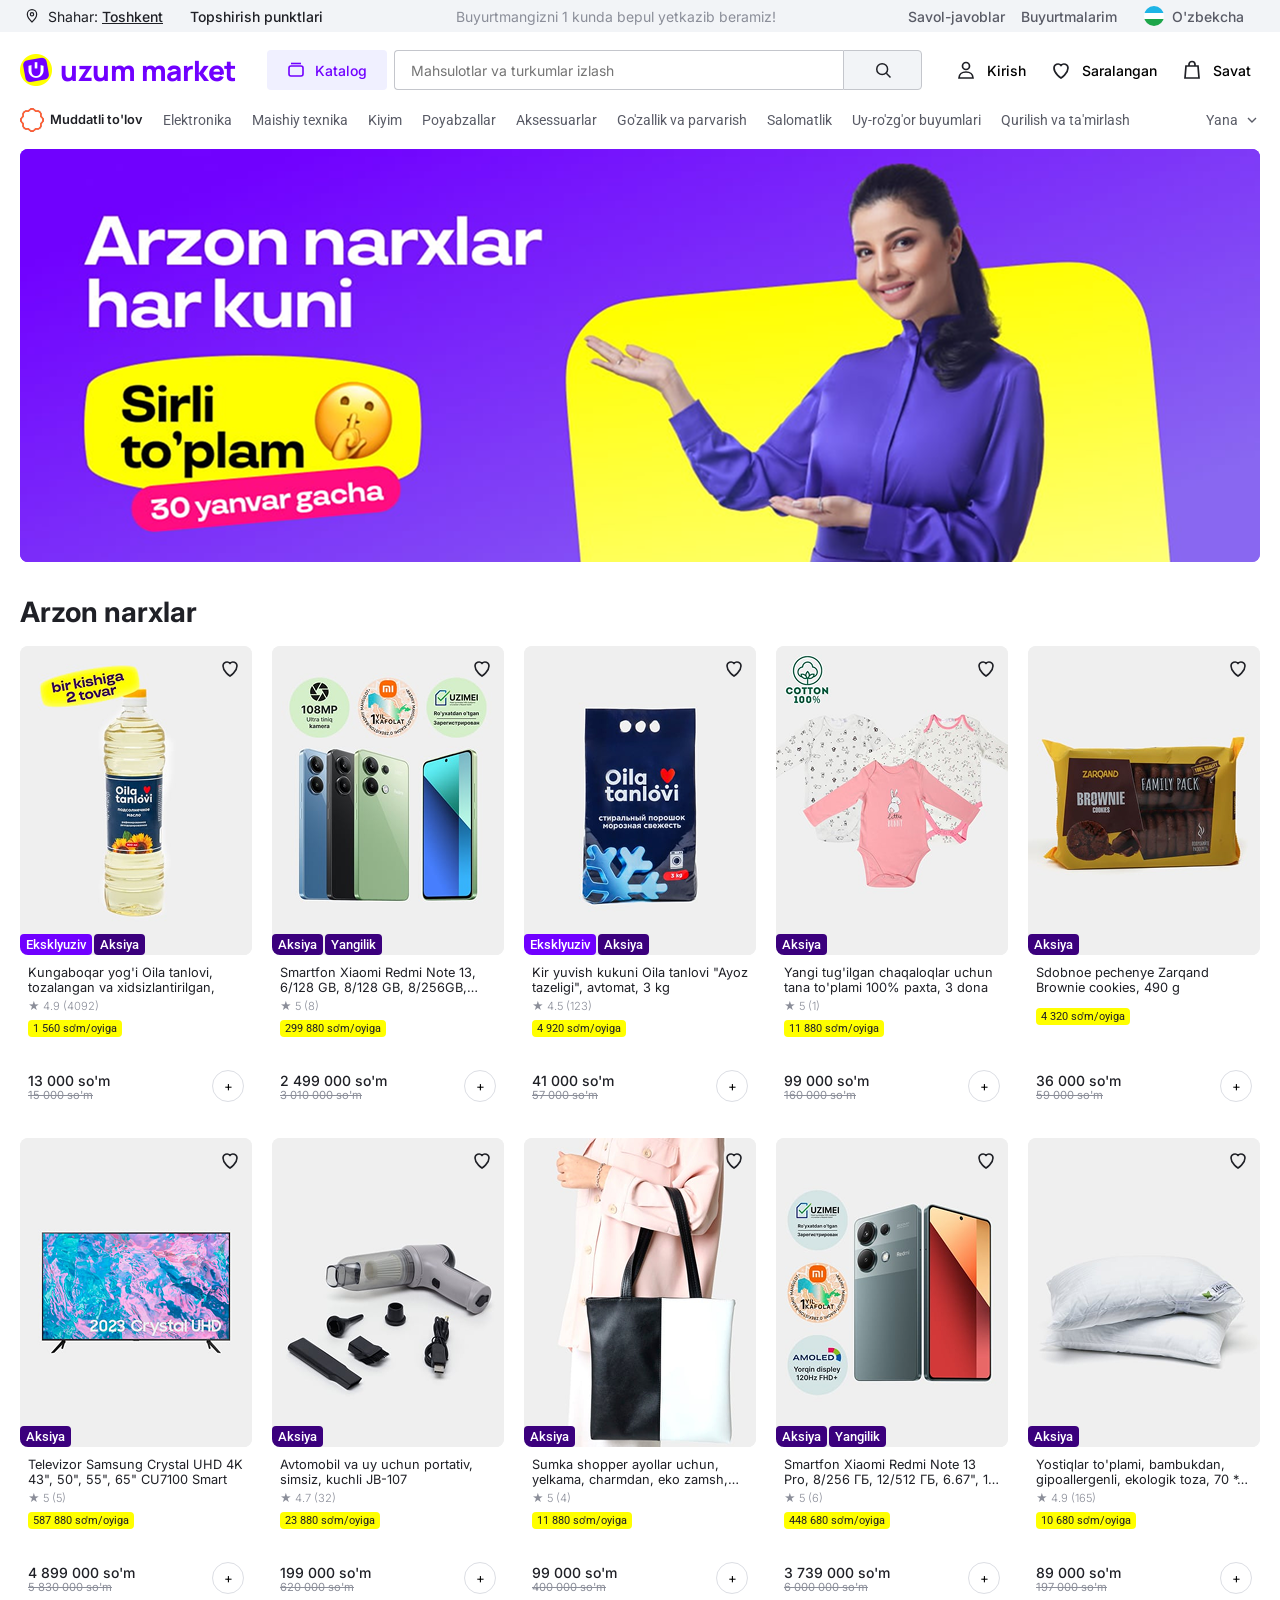
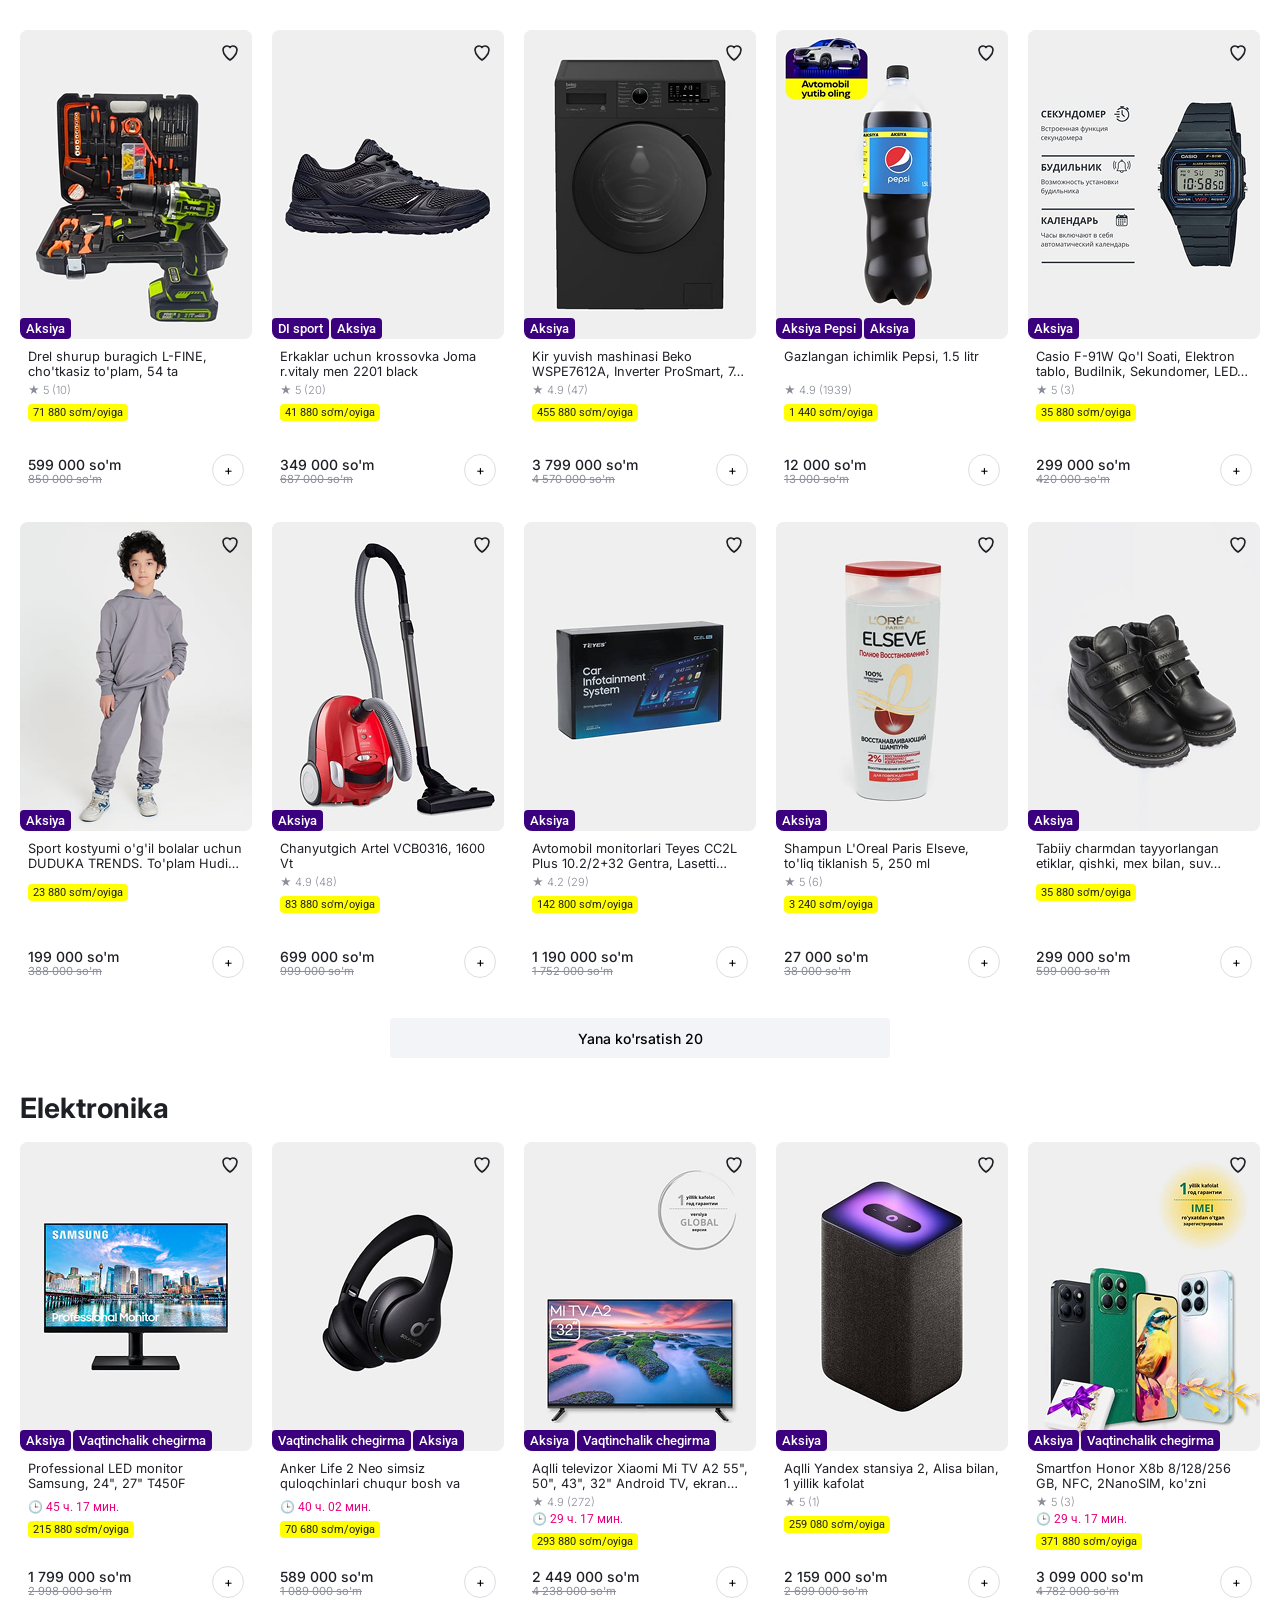
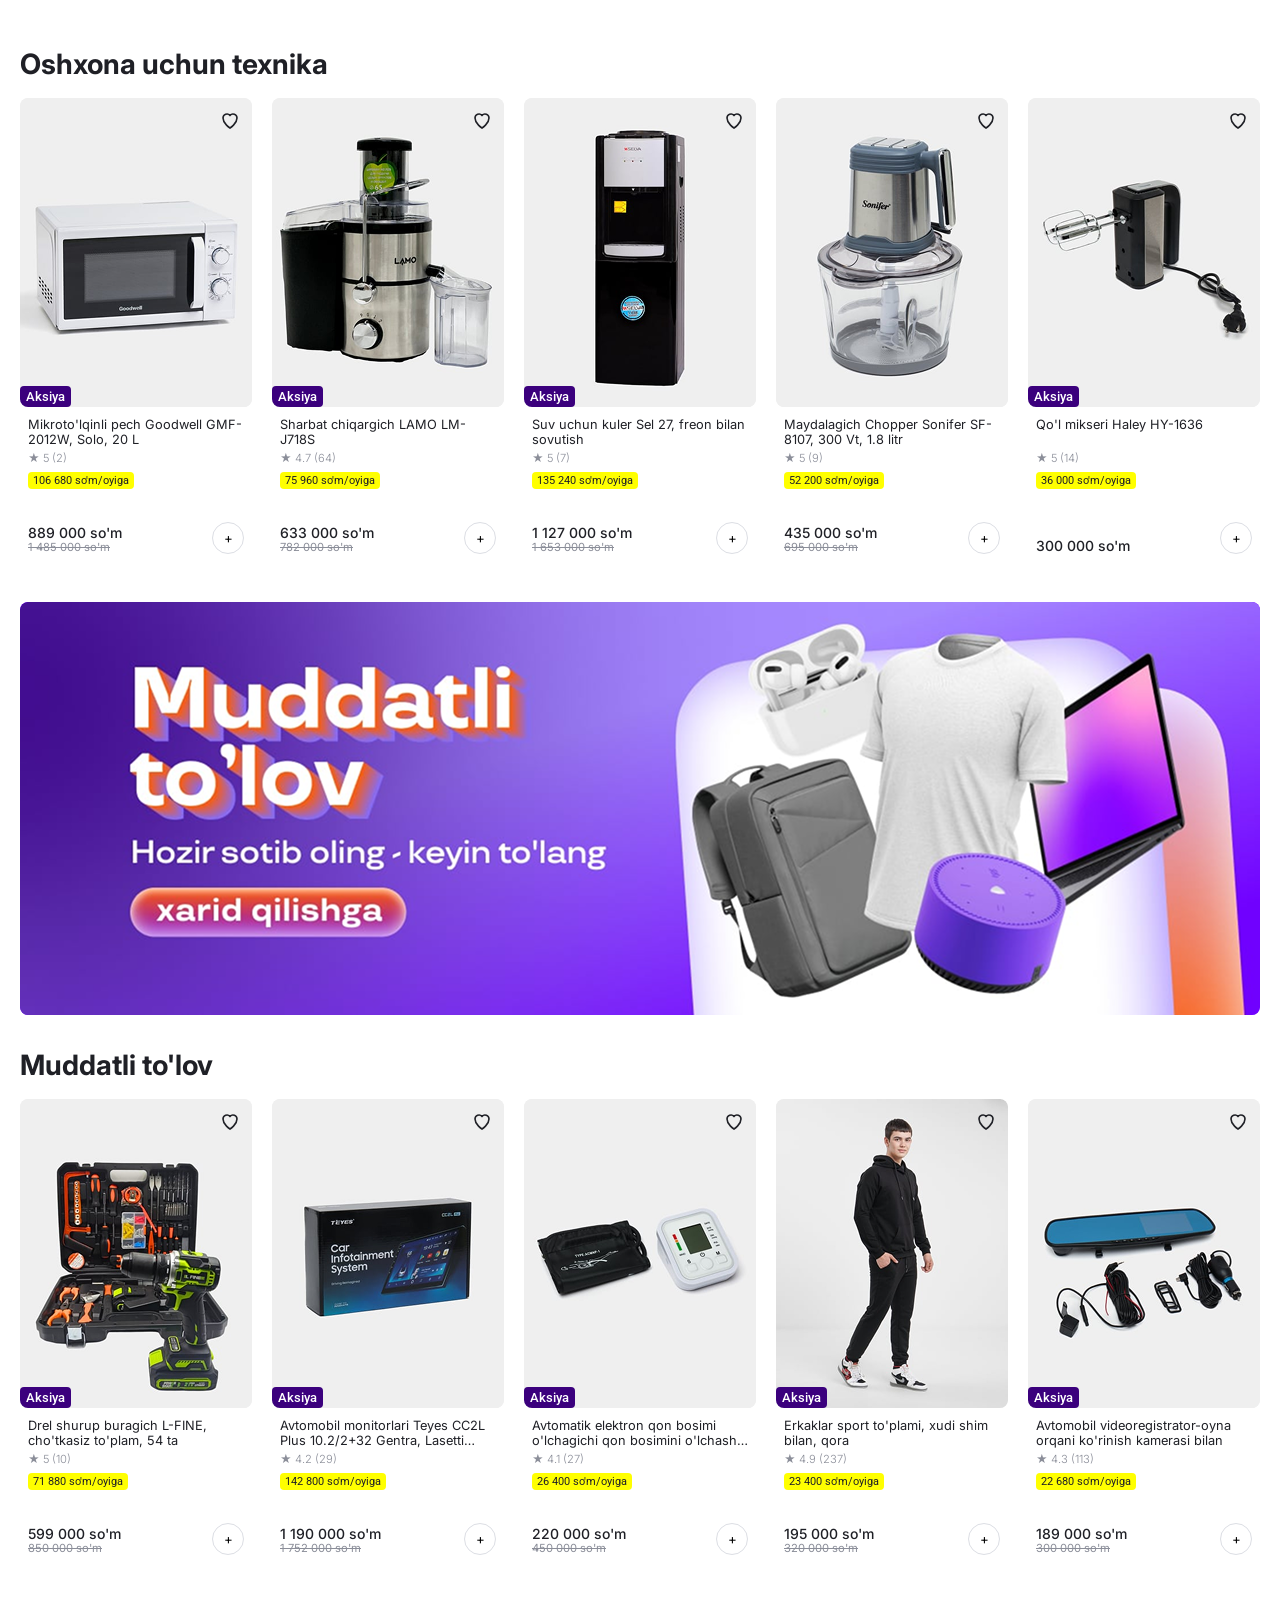
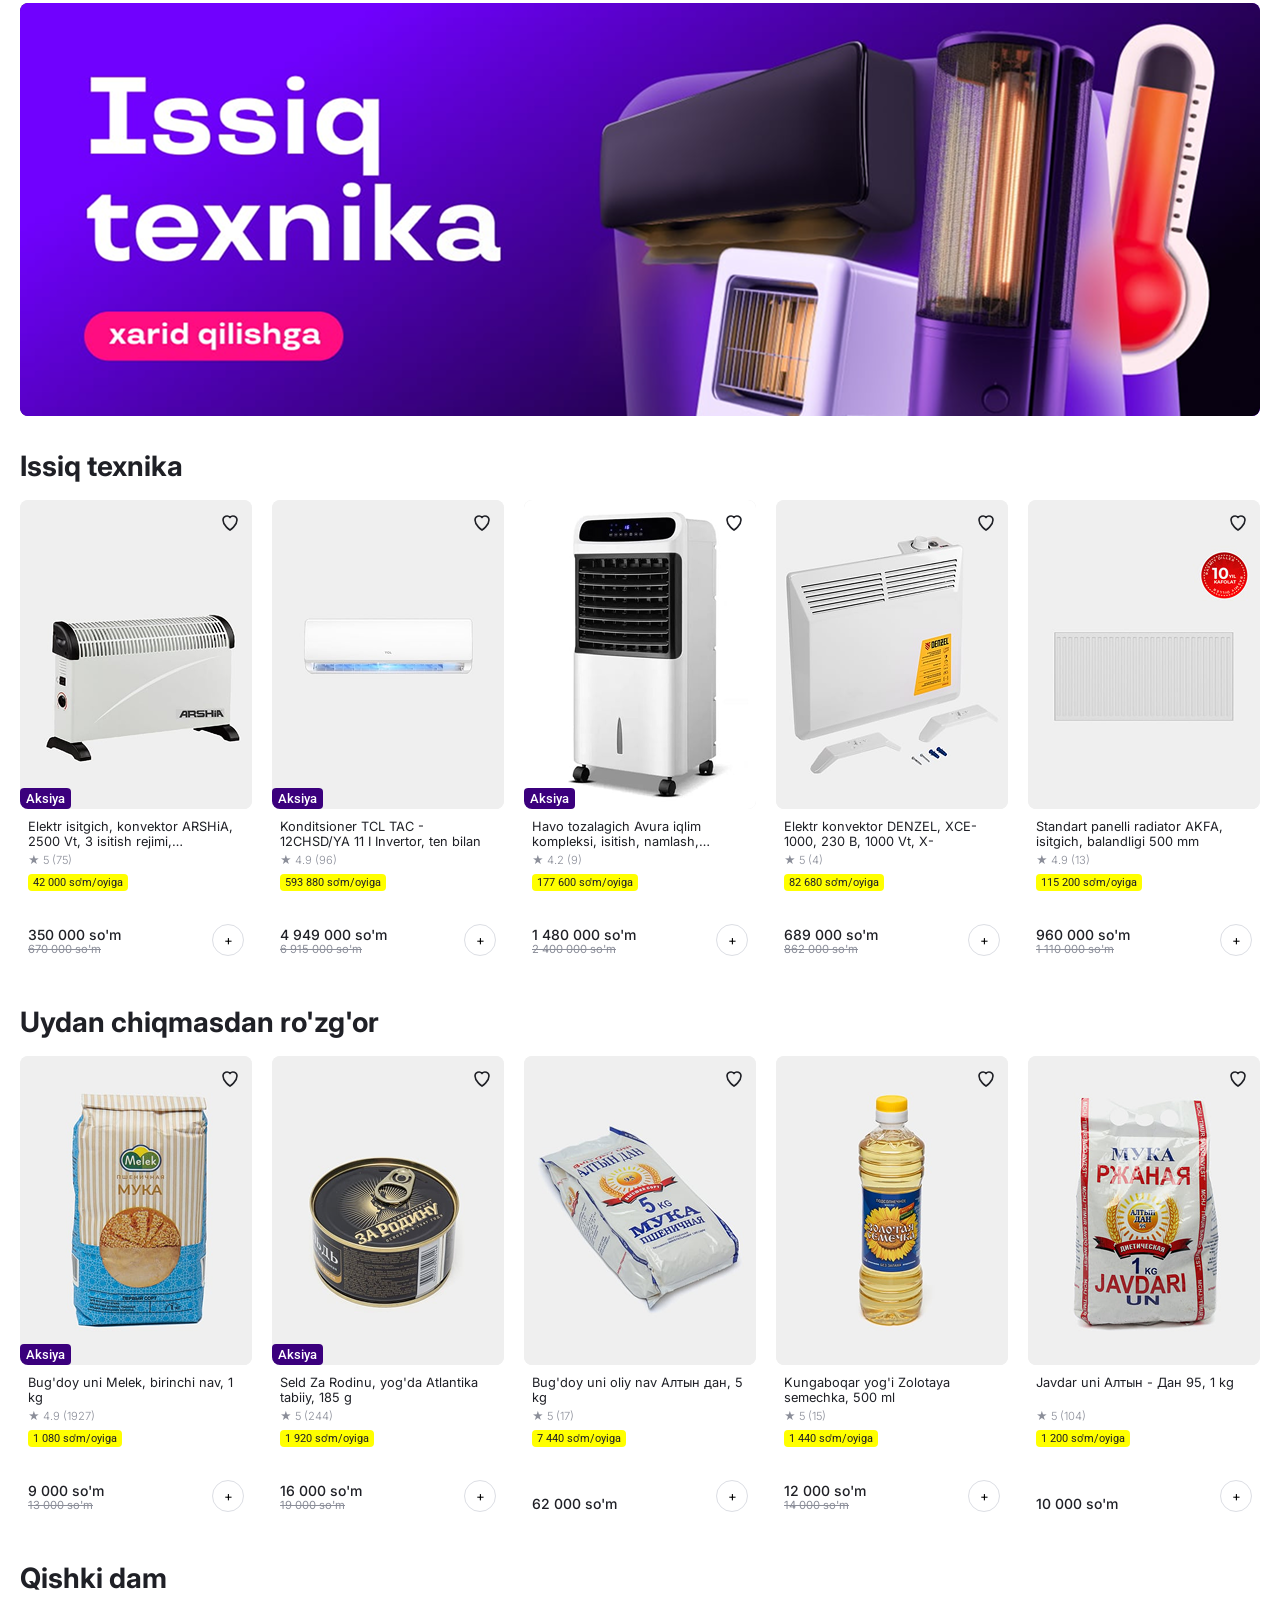
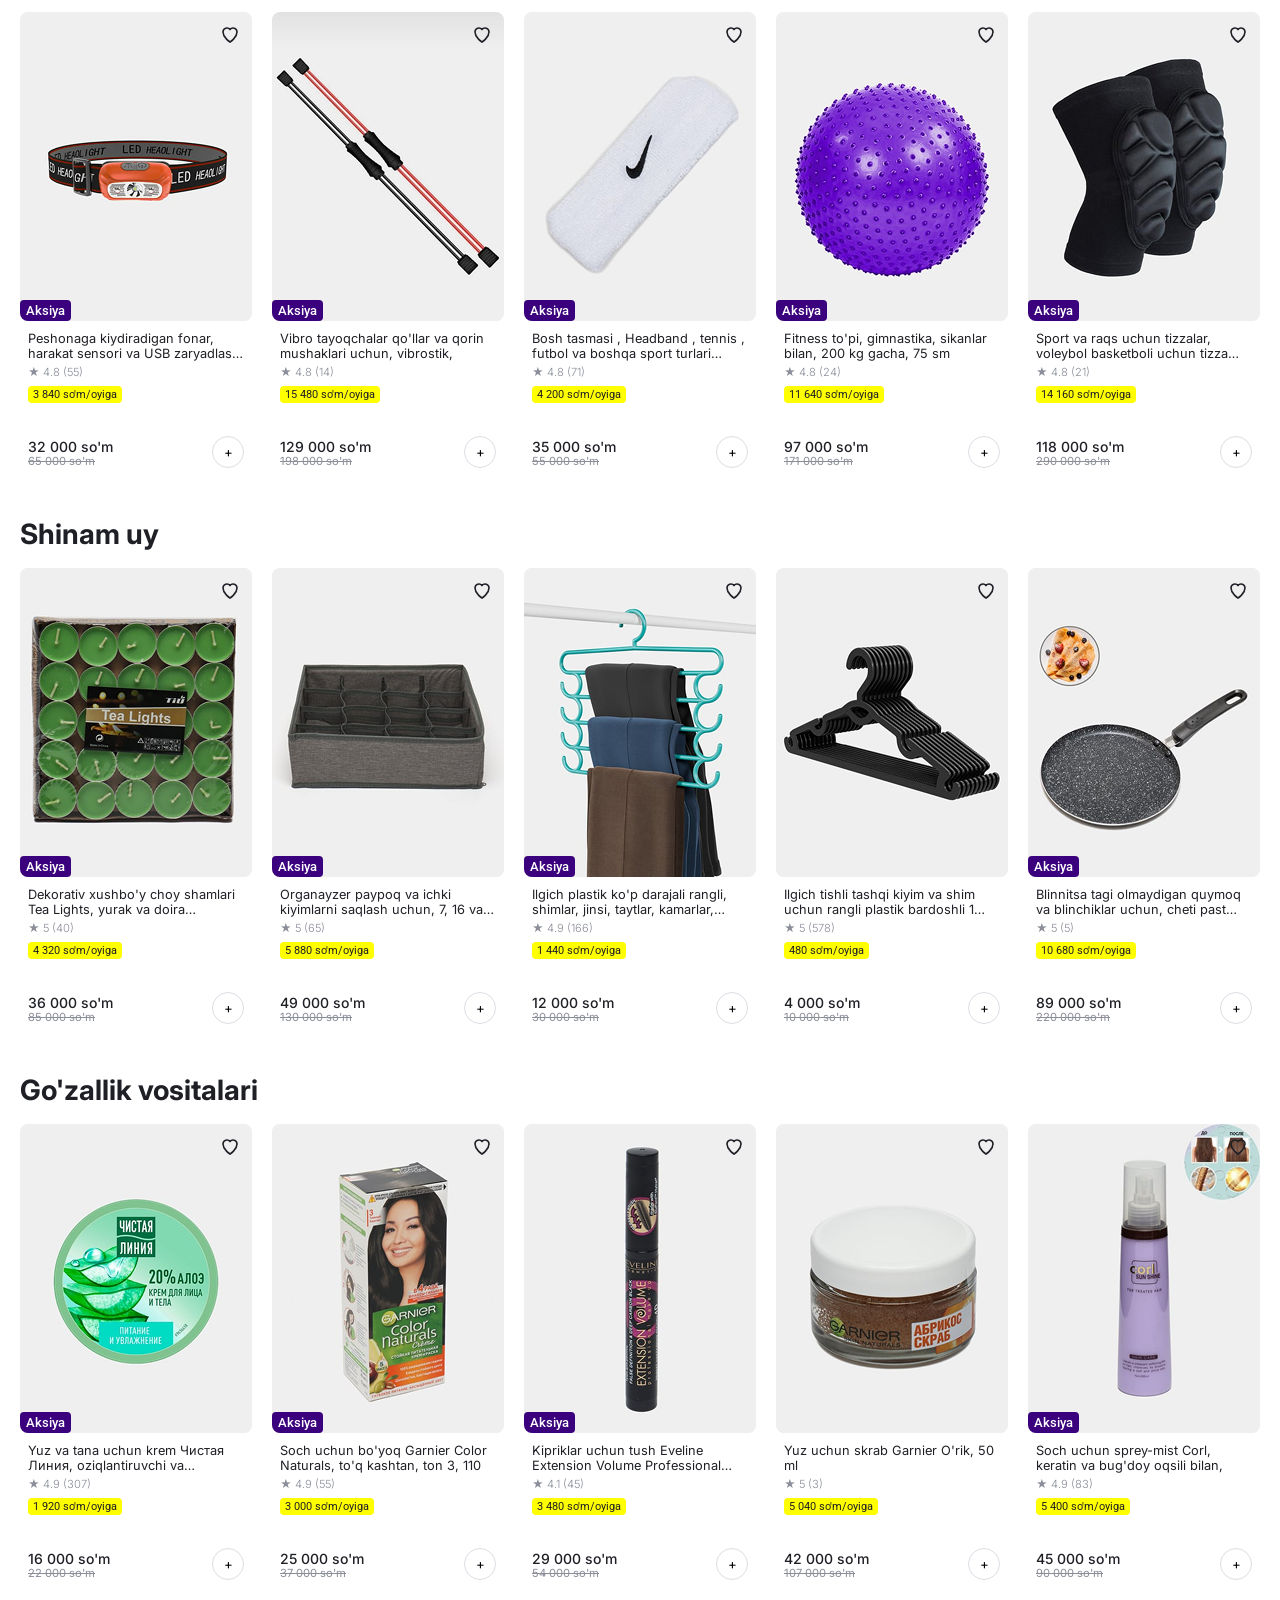
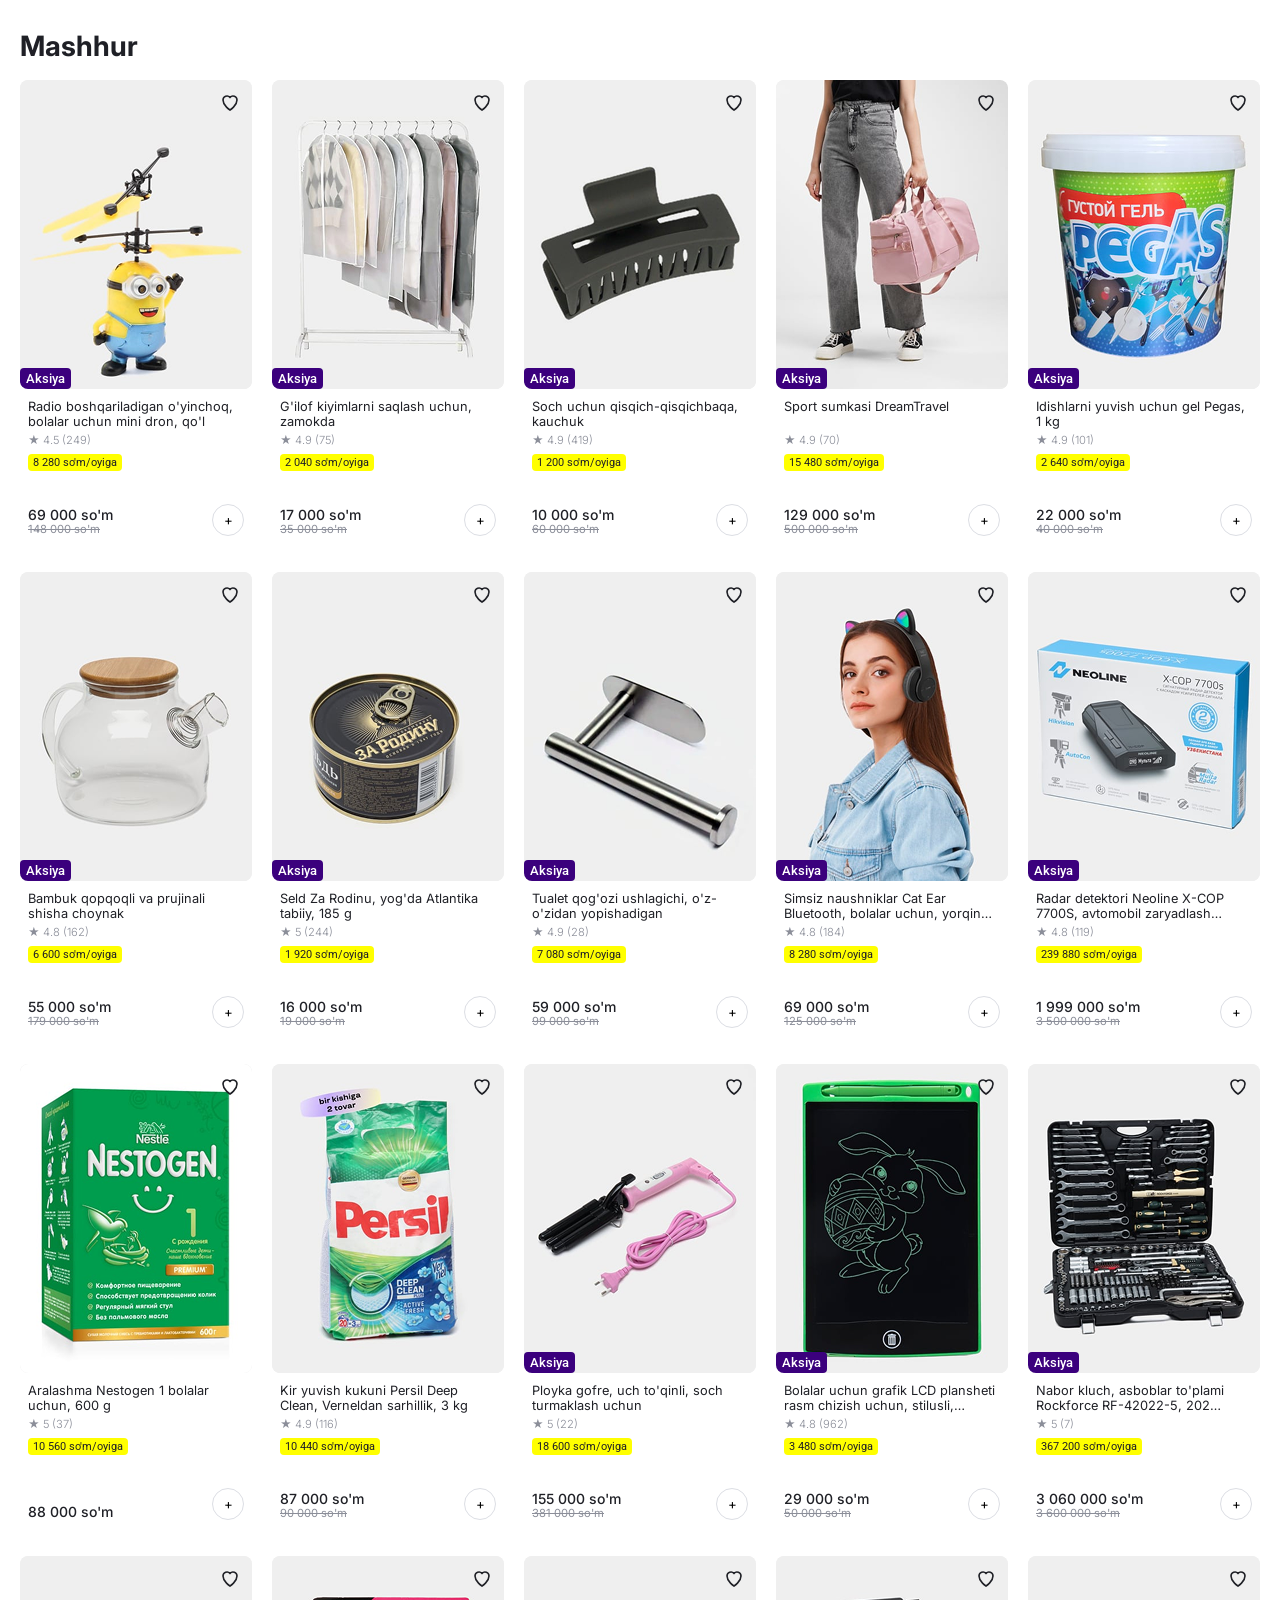
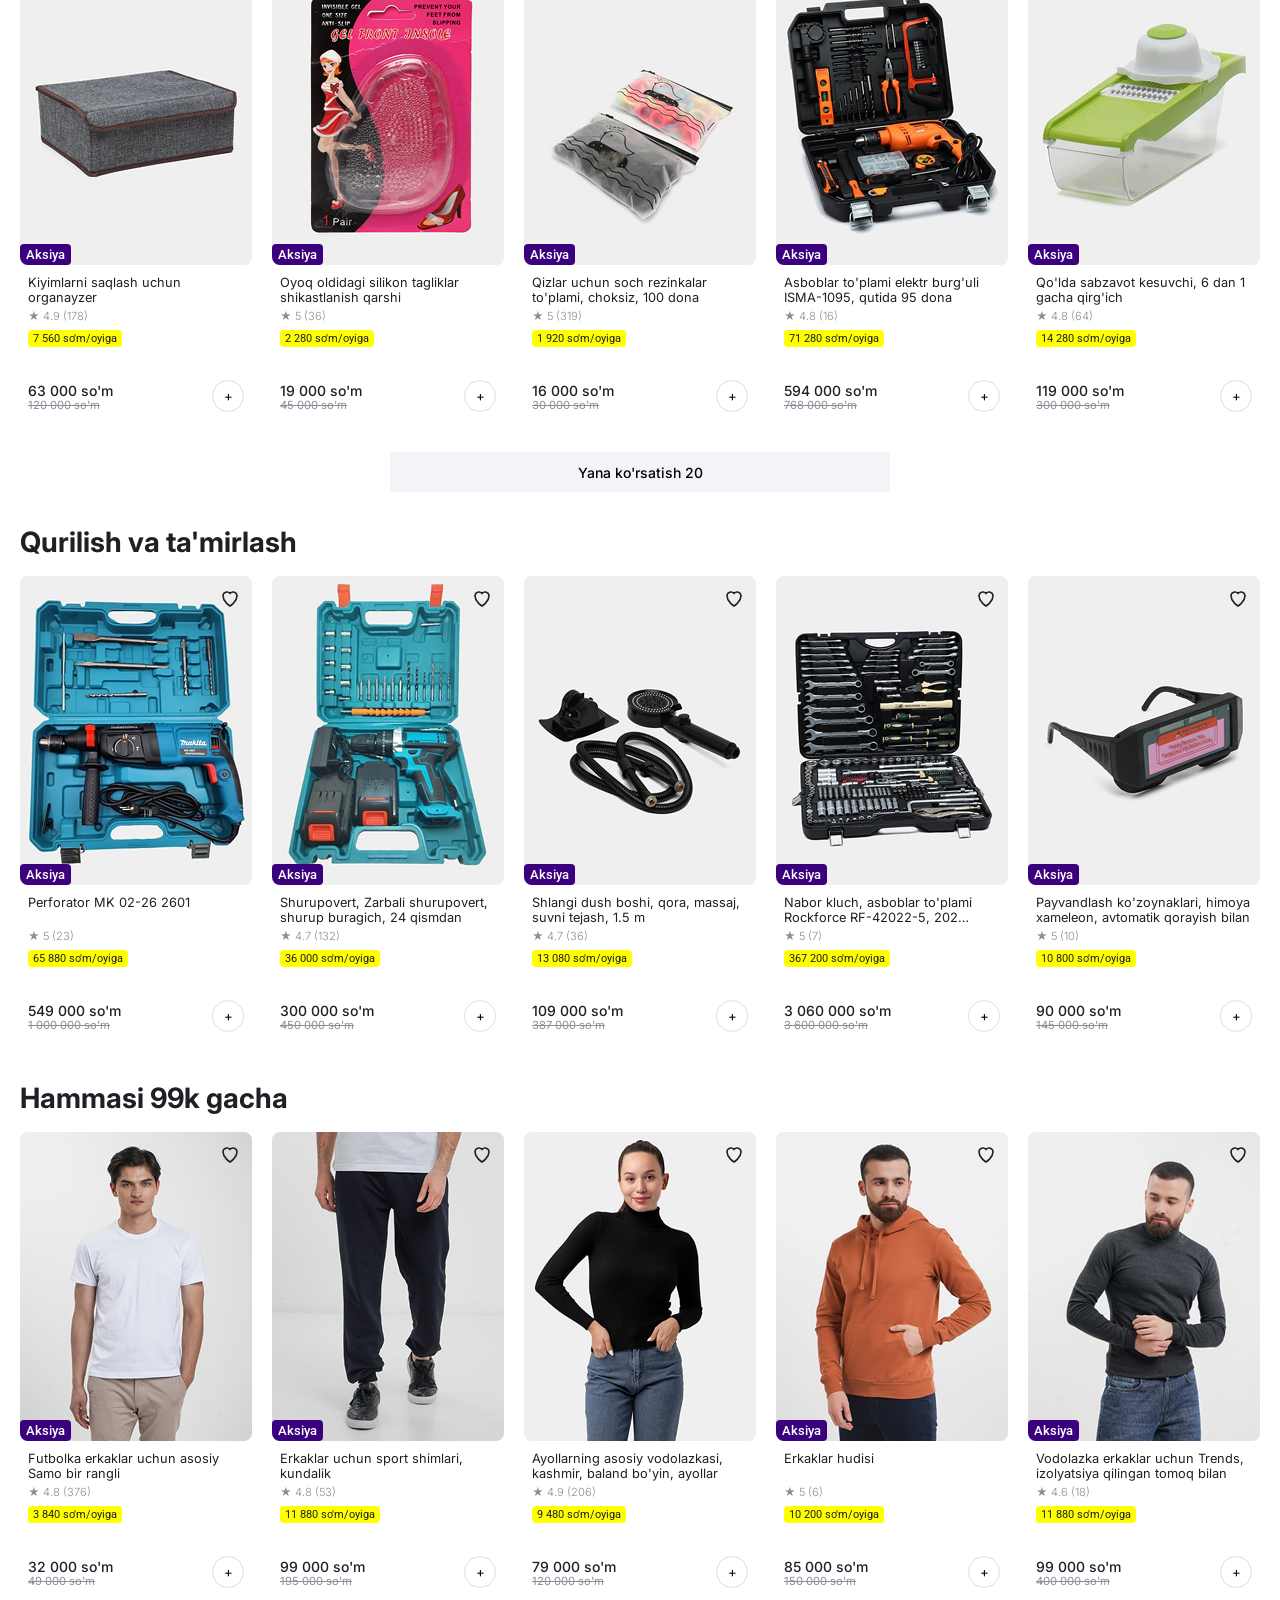
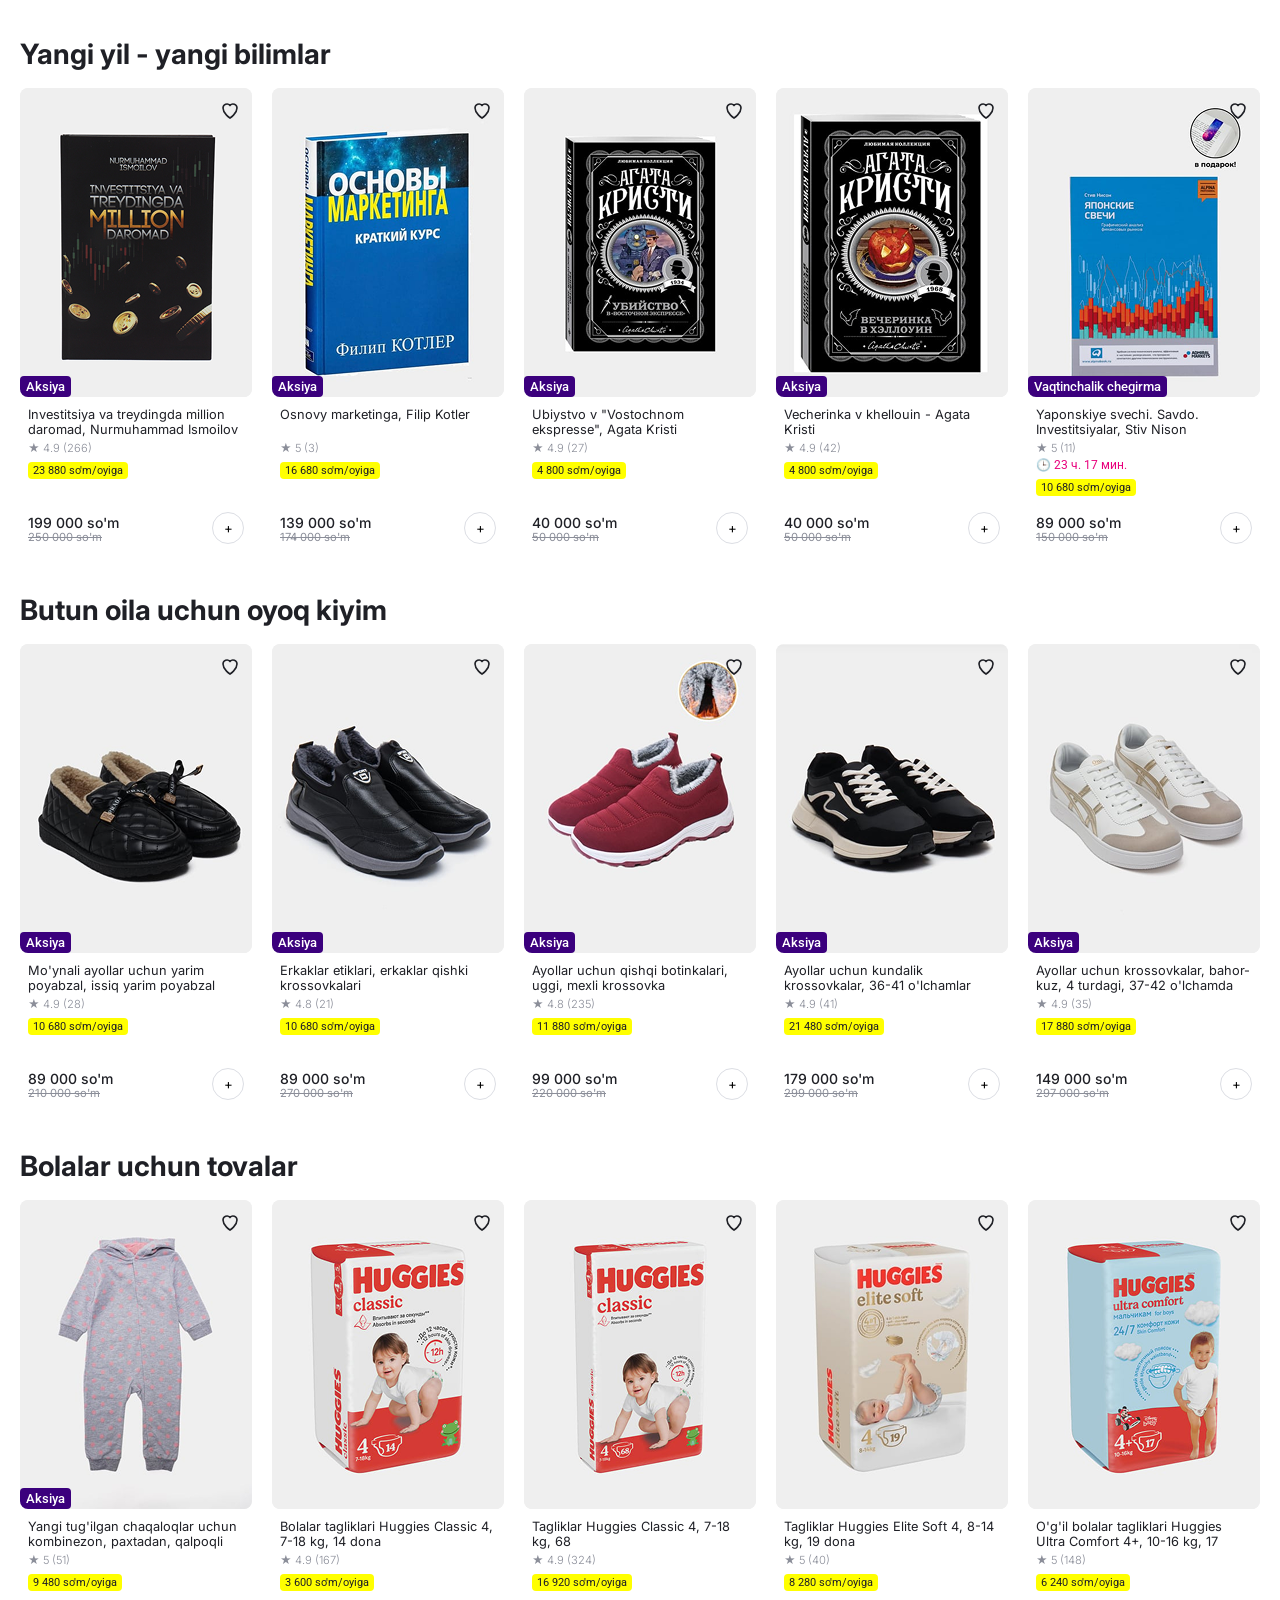
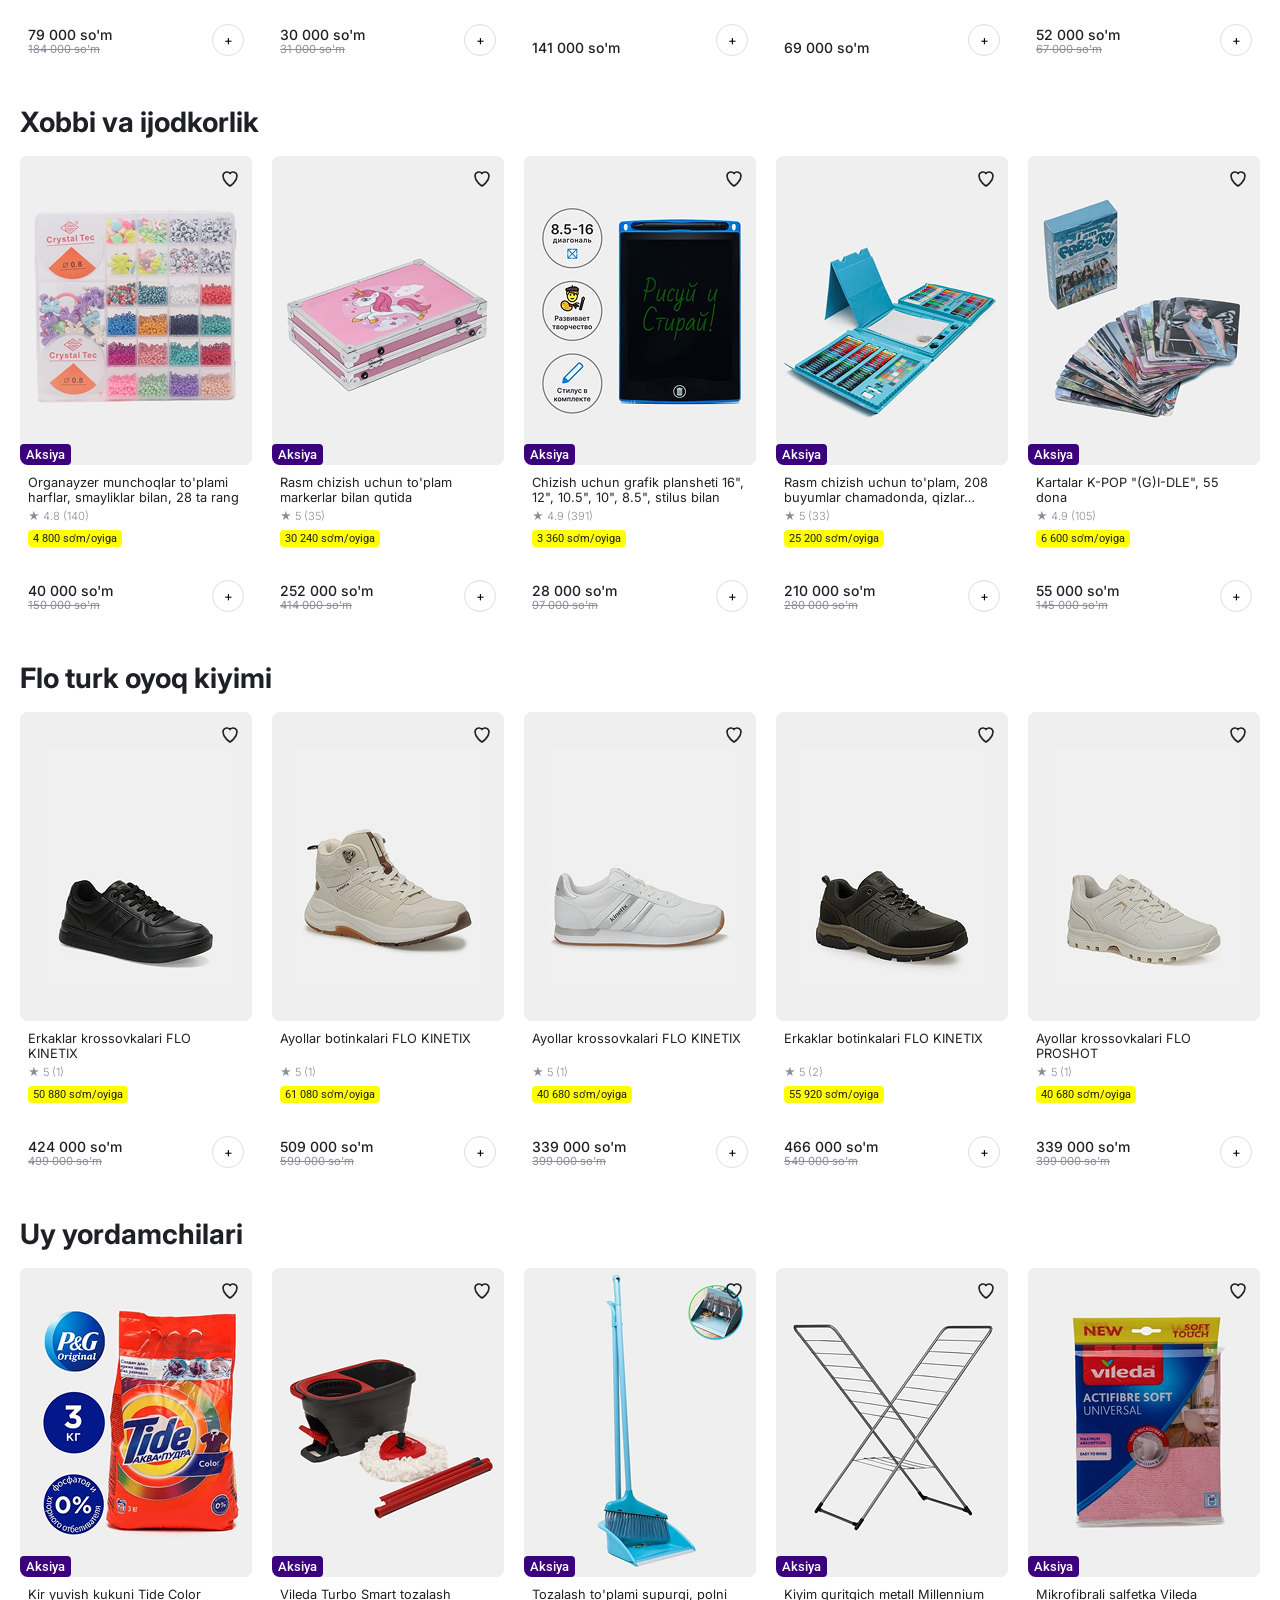
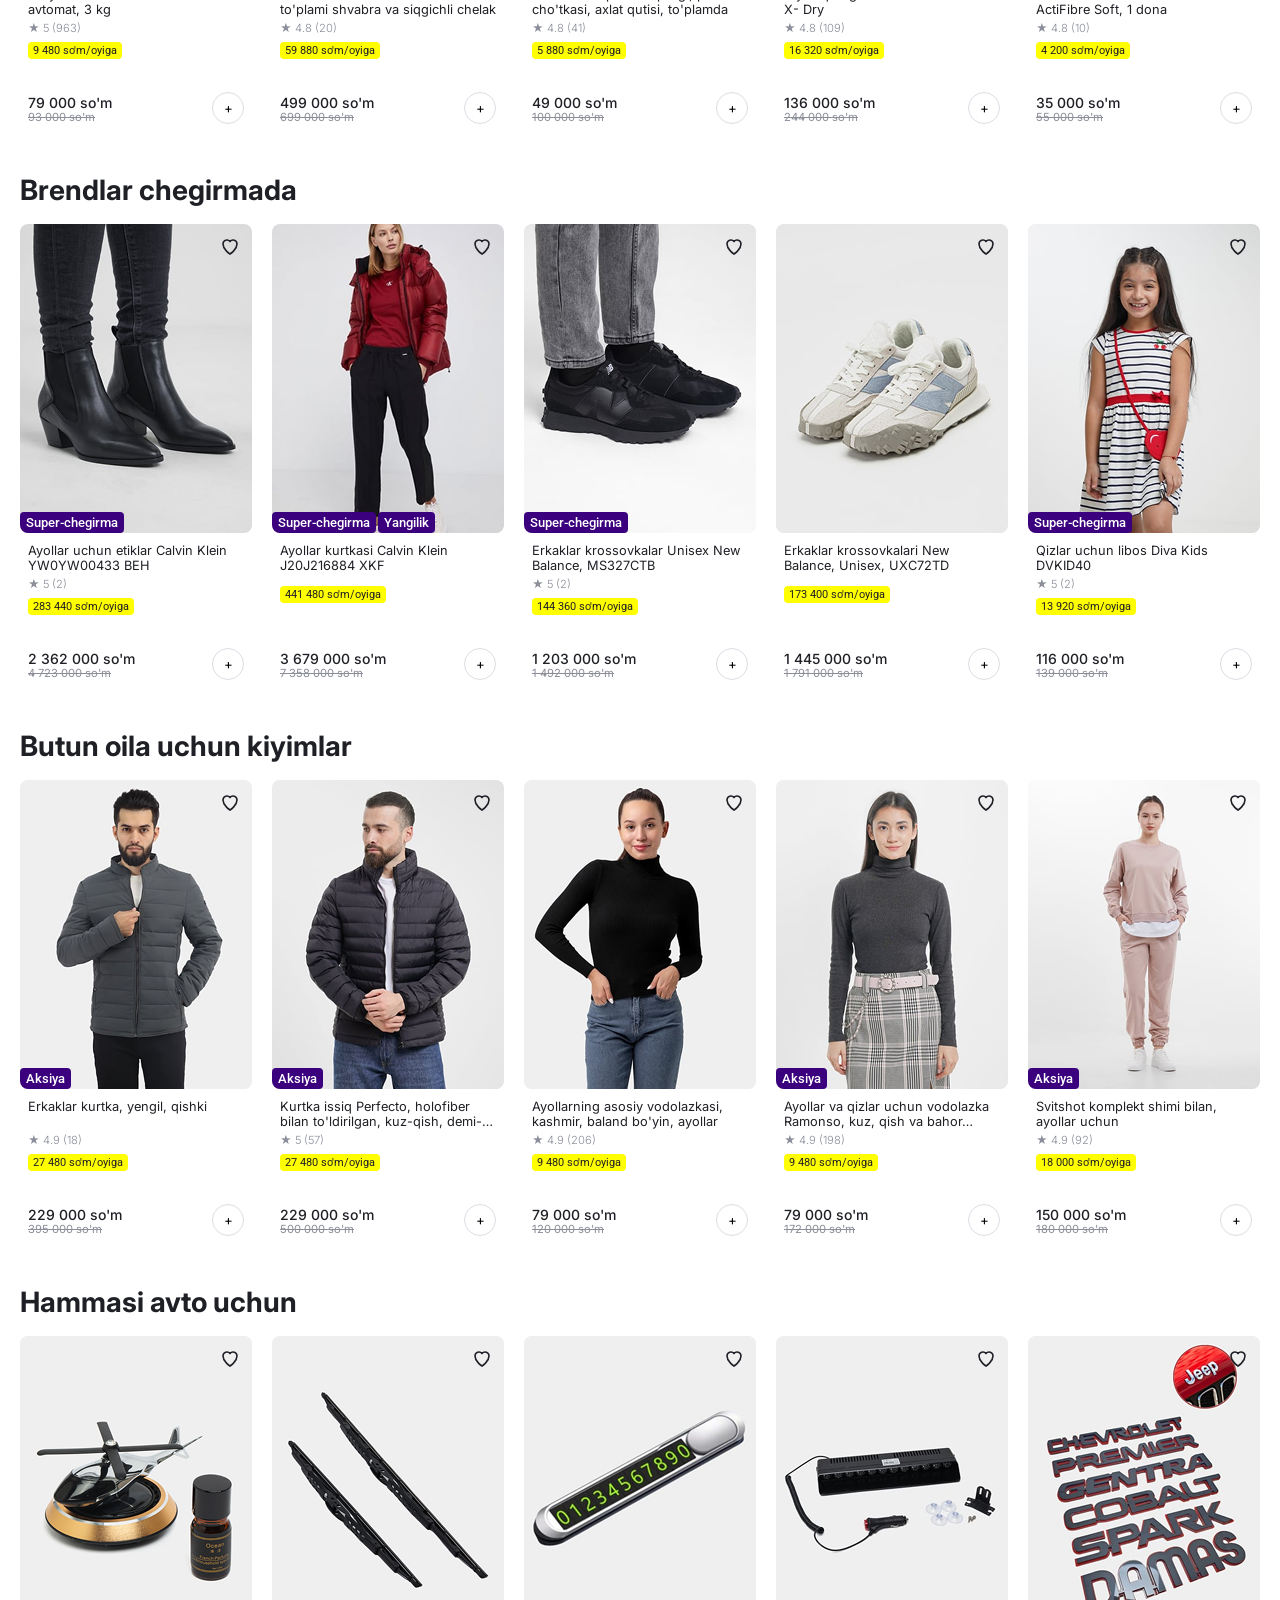
<file: index.html>
<!DOCTYPE html>
<html lang="uz">
<head>
  <meta charset="UTF-8">
  <meta name="viewport" content="width=device-width, initial-scale=1">
  <title>Uzum Market - Figma dizayni asosida HTML, CSS va JavaScript internet-do'kon</title>
  <meta name="description" content="Figma dizayndan HTML, CSS va JavaScript bilan yasalgan Uzum Market internet-do'kon sahifasi: 165 ta mahsulot, savat, sevimlilar, qidiruv va kategoriya bo'yicha saralash.">
  <meta name="keywords" content="figma, figma to html, figma to code, html css javascript, uzum market, internet do'kon, online shop, e-commerce, savat, localStorage, frontend loyiha, o'zbekcha">
  <meta name="author" content="Uzum Market loyihasi">
  <meta name="theme-color" content="#7000ff">
  <meta property="og:type" content="website">
  <meta property="og:title" content="Uzum Market - Figma dizayni asosida internet-do'kon">
  <meta property="og:description" content="HTML, CSS va JavaScript bilan yasalgan internet-do'kon: mahsulotlar, savat, sevimlilar va qidiruv.">
  <meta property="og:image" content="https://imsversace-a11y.github.io/uzum-figma/images/banner1.png">
  <meta name="twitter:card" content="summary_large_image">
  <link rel="icon" href="images/logo.png">
  <link rel="preconnect" href="https://fonts.googleapis.com">
  <link href="https://fonts.googleapis.com/css2?family=Inter:wght@300;400;500;600;700&family=Roboto:wght@400;500&family=Manrope:wght@800&display=swap" rel="stylesheet">
  <link rel="stylesheet" href="index.css">
</head>
<body>
  <div class="topbar">
    <div class="container topbar-row">
      <div class="topbar-left">
        <span class="loc">
          <svg width="16" height="16" viewBox="0 0 24 24" fill="none" stroke="#1f2026" stroke-width="1.8"><path d="M12 21s-7-6.2-7-11.5a7 7 0 0 1 14 0C19 14.8 12 21 12 21z"/><circle cx="12" cy="9.5" r="2.5"/></svg>
          Shahar: <u>Toshkent</u>
        </span>
        <span class="dark">Topshirish punktlari</span>
      </div>
      <p class="usp">Buyurtmangizni 1 kunda bepul yetkazib beramiz!</p>
      <div class="topbar-right">
        <span>Savol-javoblar</span>
        <span>Buyurtmalarim</span>
        <span class="lang"><i class="flag"><b></b><b></b><b></b></i>O'zbekcha</span>
      </div>
    </div>
  </div>
  <header class="header">
    <div class="container header-row">
      <h1 class="logo"><img src="images/logo.png" alt="Uzum Market" width="32" height="32"><span>uzum market</span></h1>
      <button id="catalogBtn" class="catalog-btn">
        <svg width="18" height="18" viewBox="0 0 18 18" fill="none" stroke="#7000ff" stroke-width="1.6"><rect x="2" y="5" width="14" height="10" rx="2"/><path d="M4 2.500h10"/></svg>
        Katalog
      </button>
      <div class="search-box">
        <input id="search" class="search" type="text" placeholder="Mahsulotlar va turkumlar izlash">
        <button class="search-btn"><svg width="20" height="20" viewBox="0 0 24 24" fill="none" stroke="#1f2026" stroke-width="1.8"><circle cx="11" cy="11" r="6.5"/><path d="M16 16l5 5"/></svg></button>
      </div>
      <button class="head-btn">
        <svg width="24" height="24" viewBox="0 0 24 24" fill="none" stroke="#1f2026" stroke-width="1.7"><circle cx="12" cy="8" r="3.5"/><path d="M5 20c0-3.8 3-6 7-6s7 2.2 7 6z"/></svg>
        Kirish
      </button>
      <button id="favBtn" class="head-btn">
        <svg width="24" height="24" viewBox="0 0 24 24" fill="none" stroke="#1f2026" stroke-width="1.7"><path d="M12 20s-7-4.4-7-10a4 4 0 0 1 7-2.600A4 4 0 0 1 19 10c0 5.6-7 10-7 10z"/></svg>
        Saralangan <b id="favCount">0</b>
      </button>
      <button id="cartBtn" class="head-btn">
        <svg width="24" height="24" viewBox="0 0 24 24" fill="none" stroke="#1f2026" stroke-width="1.7"><path d="M6 8h12l1 12H5L6 8z"/><path d="M9 8V6.500a3 3 0 0 1 6 0V8"/></svg>
        Savat <b id="cartCount">0</b>
      </button>
    </div>
    <div class="container"><div id="categories" class="categories"></div></div>
  </header>
  <main class="container">
    <section class="banner">
      <button id="prev" class="arrow left"><svg width="24" height="24" viewBox="0 0 24 24" fill="none" stroke="#fff" stroke-width="1.8"><path d="M14.5 6l-6 6 6 6"/></svg></button>
      <img id="bannerImg" class="banner-img" alt="">
      <div id="dots" class="dots"></div>
      <button id="next" class="arrow right"><svg width="24" height="24" viewBox="0 0 24 24" fill="none" stroke="#fff" stroke-width="1.8"><path d="M9.5 6l6 6-6 6"/></svg></button>
    </section>
    <div id="sections"></div>
  </main>
  <footer class="footer">
    <div class="container footer-cols">
      <div><h4>Biz haqimizda</h4><p>Topshirish punktlari</p><p>Vakansiyalar</p></div>
      <div><h4>Foydalanuvchilarga</h4><p>Biz bilan bog'lanish</p><p>Savol-Javob</p></div>
      <div><h4>Tadbirkorlarga</h4><p>Uzumda soting</p><p>Sotuvchi kabinetiga kirish</p></div>
      <div>
        <h4>Ilovani yuklab olish</h4>
        <div class="stores">
          <b>AppStore</b>
          <b><svg width="20" height="22" viewBox="0 0 20 22"><path d="M1 1l10 10L1 21z" fill="#00c3ff"/><path d="M1 1l13 7-3 3z" fill="#00e676"/><path d="M1 21l13-7-3-3z" fill="#f44336"/><path d="M14 8l4 2.300c.8.5.8 1.2 0 1.700L14 14l-3-3z" fill="#ffc107"/></svg>Google Play</b>
        </div>
        <h4 class="mt">Uzum ijtimoiy tarmoqlarda</h4>
        <div class="socials">
          <i class="instagram"><svg width="18" height="18" viewBox="0 0 24 24" fill="none" stroke="#fff" stroke-width="2"><rect x="3" y="3" width="18" height="18" rx="5"/><circle cx="12" cy="12" r="4"/></svg></i>
          <i class="telegram"><svg width="20" height="20" viewBox="0 0 24 24" fill="#fff"><path d="M3 11.500l17-7-3 15-5-4-3 3v-5l8-6-10 5z"/></svg></i>
          <i class="youtube"><svg width="16" height="16" viewBox="0 0 24 24" fill="#fff"><path d="M8 5l12 7-12 7z"/></svg></i>
          <i class="facebook"><b>f</b></i>
        </div>
      </div>
    </div>
    <div class="container footer-bottom">
      <div><b>Maxfiylik kelishuvi</b><b>Foydalanuvchi kelishuvi</b></div>
      <p>«2024© XK MCHJ «UZUM MARKET». STIR 309376127. Barcha huquqlar himoyalangan»</p>
    </div>
  </footer>
  <aside id="cart" class="cart">
    <div class="cart-top"><h3>Savat</h3><button id="closeCart" class="close">&times;</button></div>
    <div id="cartList" class="cart-list"></div>
    <div class="cart-bottom">
      <p>Jami: <b id="total">0</b> so'm</p>
      <button id="clearCart" class="buy">Savatni tozalash</button>
    </div>
  </aside>
  <div id="overlay" class="overlay"></div>
  <script src="app.js"></script>
</body>
</html>
</file>
<file: index.css>
* {
    margin: 0;
    padding: 0;
    box-sizing: border-box;
    font-family: Inter, Arial, sans-serif;
}

body {
    background: #fff;
    color: #1f2026;
}

button {
    font-family: inherit;
}

.container {
    width: 1240px;
    max-width: 100%;
    margin: 0 auto;
    padding: 0;
}

.topbar {
    background: #f2f4f7;
    font-size: 14px;
}

.topbar-row {
    display: flex;
    justify-content: space-between;
    align-items: center;
    height: 32px;
    padding: 0;
}

.topbar-left {
    display: flex;
    gap: 27px;
    align-items: center;
}

.topbar-right {
    display: flex;
    gap: 16px;
    align-items: center;
}

.loc {
    display: flex;
    align-items: center;
    gap: 4px;
}

.loc svg {
    width: 16px;
    height: 16px;
    margin: 0 4px;
    flex: none;
}

.loc u {
    font-weight: 500;
}

.dark {
    font-weight: 500;
}

.usp {
    color: #8b8e99;
}

.topbar-right span {
    font-weight: 500;
    color: #595b66;
}

.lang {
    display: flex;
    align-items: center;
    gap: 8px;
    margin-left: 11px;
    padding-right: 16px;
}

.flag {
    width: 20px;
    height: 20px;
    border-radius: 50%;
    overflow: hidden;
    display: flex;
    flex-direction: column;
}

.flag b {
    flex: 1;
}

.flag b:nth-child(1) {
    background: #1eb4e6;
}

.flag b:nth-child(2) {
    background: #fff;
}

.flag b:nth-child(3) {
    background: #1da64a;
}

.header {
    background: #fff;
    position: sticky;
    top: 0;
    z-index: 10;
}

.header-row {
    display: flex;
    align-items: center;
    gap: 0;
    height: 59px;
    padding: 17px 0 0;
}

.logo {
    display: flex;
    align-items: center;
    gap: 8px;
    width: 223px;
    flex: none;
    margin-right: 24px;
    font-weight: 400;
    cursor: pointer;
}

.logo span {
    font-family: Manrope, Inter, sans-serif;
    font-weight: 800;
    font-size: 28px;
    line-height: 32px;
    color: #7000ff;
    letter-spacing: -.5px;
    white-space: nowrap;
}

.catalog-btn {
    margin-right: 7px;
    flex: none;
    display: flex;
    align-items: center;
    gap: 10px;
    height: 40px;
    width: 120px;
    justify-content: center;
    border: none;
    border-radius: 4px;
    background: #f0f0ff;
    color: #7000ff;
    font-weight: 500;
    font-size: 14px;
    cursor: pointer;
}

.search-box {
    flex: none;
    width: 528px;
    margin-right: 24px;
    display: flex;
    height: 40px;
}

.search {
    flex: 1;
    border: 1px solid #c4c6cc;
    border-right: none;
    border-radius: 4px 0 0 4px;
    padding: 0 16px;
    font-size: 14px;
    outline: none;
}

.search::placeholder {
    color: #757575;
}

.search:focus {
    border-color: #7000ff;
}

.search-btn {
    width: 79px;
    border: 1px solid #c4c6cc;
    border-radius: 0 4px 4px 0;
    background: #f2f4f7;
    cursor: pointer;
    display: flex;
    align-items: center;
    justify-content: center;
}

.head-btn {
    display: flex;
    align-items: center;
    gap: 9px;
    height: 42px;
    padding: 0 7px 0 8px;
    margin-right: 8px;
    border: none;
    background: none;
    border-radius: 4px;
    cursor: pointer;
    font-size: 14px;
    font-weight: 500;
    white-space: nowrap;
}

.head-btn:last-child {
    margin-right: 0;
}

.head-btn:hover {
    background: #f2f4f7;
}

.head-btn b {
    background: #7000ff;
    color: #fff;
    border-radius: 10px;
    padding: 1px 6px;
    font-size: 11px;
    font-weight: 500;
}

.categories {
    display: flex;
    gap: 20px;
    align-items: center;
    height: 58px;
    overflow-x: auto;
}

.cat {
    border: none;
    background: none;
    cursor: pointer;
    font-family: Roboto, Arial, sans-serif;
    font-size: 14px;
    line-height: 24px;
    color: #595b66;
    white-space: nowrap;
    display: flex;
    align-items: center;
    gap: 6px;
}

.cat:hover,

.cat.active {
    color: #7000ff;
}

.cat.first {
    font-family: Inter, sans-serif;
    font-weight: 600;
    font-size: 12.8px;
    color: #1f2026;
}

.banner {
    position: relative;
    height: 413px;
    border-radius: 8px;
    overflow: hidden;
    padding: 0 64px;
    display: flex;
    align-items: center;
    background: linear-gradient(160deg, #7000ff 45%, #9a6af7);
}

.banner-text {
    position: relative;
    z-index: 2;
    margin-top: -40px;
}

.banner-text h2 {
    font-family: Manrope, Inter, sans-serif;
    font-weight: 800;
    color: #fff;
    font-size: 62px;
    line-height: .98;
    max-width: 520px;
    letter-spacing: -2.5px;
    white-space: pre-line;
}

.badge-yellow {
    margin-top: 26px;
    background: #ffff00;
    padding: 18px 70px 34px 36px;
    border-radius: 44px 44px 30px 70px;
    font-family: Manrope, sans-serif;
    font-weight: 800;
    font-size: 40px;
    line-height: .95;
    max-width: 340px;
    letter-spacing: -1px;
}

.badge-pink {
    position: absolute;
    left: 44px;
    bottom: -30px;
    background: #ff2d87;
    color: #fff;
    padding: 8px 22px;
    border-radius: 20px;
    font-weight: 700;
    font-size: 22px;
    transform: rotate(-5deg);
    font-family: Manrope, sans-serif;
    white-space: nowrap;
}

.blob {
    position: absolute;
    right: 90px;
    bottom: -40px;
    width: 590px;
    height: 300px;
    background: #ffff00;
    border-radius: 90px 60px 0 0;
    transform: skewX(-4deg);
    z-index: 1;
}

.banner-img {
    position: absolute;
    right: 110px;
    bottom: 0;
    height: 100%;
    z-index: 2;
}

.banner-img:not([src]),

.banner-img[src=""] {
    display: none;
}

.arrow {
    position: absolute;
    top: 50%;
    transform: translateY(-50%);
    width: 40px;
    height: 40px;
    border: none;
    border-radius: 50%;
    background: rgba(255,255,255,.35);
    cursor: pointer;
    z-index: 3;
    display: flex;
    align-items: center;
    justify-content: center;
}

.arrow:hover {
    background: rgba(255,255,255,.55);
}

.arrow.left {
    left: 16px;
}

.arrow.right {
    right: 16px;
}

.dots {
    position: absolute;
    left: 50%;
    bottom: 10px;
    transform: translateX(-50%);
    display: flex;
    gap: 3px;
    z-index: 3;
}

.dots i {
    width: 6px;
    height: 6px;
    border-radius: 50%;
    background: rgba(255,255,255,.5);
    cursor: pointer;
}

.dots i.on {
    background: rgba(255,255,255,.9);
}

.sec-title {
    margin: 32px 0 16px;
    font-size: 28px;
    line-height: 36px;
    font-weight: 700;
    display: flex;
    align-items: center;
    gap: 10px;
}

.grid {
    display: grid;
    grid-template-columns: repeat(5, 232px);
    gap: 20px;
    justify-content: space-between;
}

.card {
    position: relative;
    width: 232px;
}

.card .img {
    position: relative;
    width: 232px;
    height: 309px;
    background: #efefef;
    border-radius: 8px;
    overflow: hidden;
}

.card .img img {
    width: 100%;
    height: 100%;
    object-fit: cover;
}

.tags {
    position: absolute;
    left: 0;
    bottom: 0;
    display: flex;
    gap: 2px;
}

.tag {
    height: 21px;
    padding: 0 6px;
    border-radius: 4px;
    background: #3b007d;
    color: #fff;
    font-family: Roboto, sans-serif;
    font-weight: 500;
    font-size: 13px;
    line-height: 21px;
    white-space: nowrap;
}

.tag.Eksklyuziv {
    background: #7000ff;
}

.tag.v {
    background: #f4488d;
}

.tag.red {
    background: #e30613;
}

.heart {
    position: absolute;
    top: 10px;
    right: 10px;
    z-index: 2;
    width: 24px;
    height: 24px;
    border: none;
    background: none;
    cursor: pointer;
    display: flex;
}

.heart.active path {
    fill: #f4005f;
    stroke: #f4005f;
}

.body {
    padding: 10px 8px 16px;
    height: 163px;
    display: flex;
    flex-direction: column;
    align-items: flex-start;
}

.name {
    width: 100%;
    font-size: 12.8px;
    line-height: 15px;
    height: 30px;
    overflow: hidden;
}

.rate {
    margin-top: 5px;
    display: flex;
    align-items: center;
    gap: 3px;
    font-weight: 300;
    font-size: 11.2px;
    line-height: 12px;
    color: #8b8e99;
}

.time {
    margin-top: 5px;
    display: flex;
    align-items: center;
    gap: 4px;
    font-family: Roboto, sans-serif;
    font-size: 12px;
    line-height: 12px;
    color: #e8007c;
}

.month {
    display: inline-block;
    margin-top: 8px;
    height: 17px;
    padding: 0 5px;
    border-radius: 4px;
    background: #ffff00;
    color: #1f1f26;
    font-family: Roboto, sans-serif;
    font-size: 11px;
    line-height: 17px;
}

.price-row {
    display: flex;
    justify-content: space-between;
    align-items: flex-end;
    margin-top: auto;
    width: 100%;
}

.old {
    color: #8b8e99;
    text-decoration: line-through;
    font-size: 11.2px;
    line-height: 13px;
}

.price {
    font-size: 14px;
    line-height: 17px;
    font-weight: 500;
}

.add {
    width: 32px;
    height: 32px;
    border: 1px solid #dcdee4;
    border-radius: 50%;
    background: #fff;
    cursor: pointer;
    display: flex;
    align-items: center;
    justify-content: center;
}

.add:hover {
    border-color: #7000ff;
    background: #f0f0ff;
}

.more {
    display: block;
    width: 500px;
    max-width: 100%;
    margin: 24px auto 0;
    height: 40px;
    border: none;
    border-radius: 4px;
    background: #f2f4f7;
    font-size: 14px;
    font-weight: 500;
    cursor: pointer;
}

.more:hover {
    background: #e8eaee;
}

.empty {
    text-align: center;
    color: #8b8e99;
    margin: 40px 0;
    grid-column: 1 / -1;
}

.footer {
    margin-top: 60px;
    padding-top: 25px;
}

.footer-cols {
    display: grid;
    grid-template-columns: repeat(4, 1fr);
    gap: 0;
    padding-bottom: 60px;
}

.footer h4 {
    font-family: Roboto, sans-serif;
    font-weight: 500;
    font-size: 14px;
    line-height: 19px;
    margin-bottom: 16px;
}

.footer p {
    font-family: Roboto, sans-serif;
    font-size: 12px;
    line-height: 16px;
    color: #8b8e99;
    margin-bottom: 19px;
}

.stores {
    display: flex;
    gap: 24px;
    align-items: center;
    margin-bottom: 20px;
}

.stores b {
    display: flex;
    align-items: center;
    gap: 8px;
    font-weight: 500;
    font-size: 12.8px;
}

.footer .mt {
    margin-top: 24px;
}

.socials {
    display: flex;
    gap: 12px;
}

.socials i {
    width: 32px;
    height: 32px;
    border-radius: 8px;
    display: flex;
    align-items: center;
    justify-content: center;
}

.socials i b {
    color: #fff;
    font-size: 20px;
    font-weight: 700;
}

.footer-bottom {
    display: flex;
    justify-content: space-between;
    align-items: center;
    border-top: 1px solid #e6e7eb;
    height: 50px;
    padding: 0;
}

.footer-bottom b {
    font-family: Roboto, sans-serif;
    font-size: 14px;
    font-weight: 500;
    margin-right: 16px;
}

.footer-bottom p {
    margin: 0;
    font-size: 11px;
}

.cart {
    position: fixed;
    top: 0;
    right: -420px;
    width: 400px;
    max-width: 100%;
    height: 100%;
    background: #fff;
    z-index: 30;
    transition: right .3s;
    display: flex;
    flex-direction: column;
}

.cart.open {
    right: 0;
}

.overlay {
    position: fixed;
    inset: 0;
    background: rgba(0,0,0,.4);
    z-index: 20;
    display: none;
}

.overlay.open {
    display: block;
}

.cart-top {
    display: flex;
    justify-content: space-between;
    align-items: center;
    padding: 18px;
    border-bottom: 1px solid #eee;
}

.close {
    border: none;
    background: none;
    font-size: 28px;
    line-height: 1;
    cursor: pointer;
}

.cart-list {
    flex: 1;
    overflow-y: auto;
    padding: 12px 18px;
}

.cart-item {
    display: flex;
    align-items: center;
    gap: 10px;
    padding: 10px 0;
    border-bottom: 1px solid #f0f0f0;
}

.cart-item .em {
    width: 56px;
    height: 56px;
    background: #efefef;
    border-radius: 8px;
    overflow: hidden;
    flex-shrink: 0;
}

.cart-item .em img {
    width: 100%;
    height: 100%;
    object-fit: cover;
}

.cart-item .info {
    flex: 1;
    font-size: 13px;
    line-height: 1.3;
}

.cart-item button {
    border: none;
    background: #f2f4f7;
    width: 28px;
    height: 28px;
    border-radius: 6px;
    cursor: pointer;
    font-size: 16px;
}

.cart-bottom {
    padding: 18px;
    border-top: 1px solid #eee;
}

.buy {
    width: 100%;
    height: 44px;
    margin-top: 10px;
    border: none;
    border-radius: 4px;
    background: #7000ff;
    color: #fff;
    font-size: 15px;
    font-weight: 500;
    cursor: pointer;
}

.banner-text,

.badge-yellow,

.badge-pink,

.blob {
    display: none !important;
}

.banner {
    padding: 0;
}

.banner-img {
    position: absolute;
    inset: 0;
    right: auto;
    bottom: auto;
    width: 100%;
    height: 100%;
    object-fit: cover;
}

/* Mahsulot bo'limlari orasidagi banner (Figma: div.inline-banner) */

.promo {
    position: relative;
    height: 413px;
    margin: 32px 0 0;
    border-radius: 8px;
    overflow: hidden;
    background: linear-gradient(160deg, #7000ff 45%, #9a6af7);
    display: flex;
    align-items: center;
}

.promo-issiq {
    background: linear-gradient(160deg, #3b007d 40%, #7000ff);
}

.promo-text {
    position: relative;
    padding: 0 64px;
    color: #fff;
}

.promo-text h2 {
    font-family: Manrope, Inter, sans-serif;
    font-weight: 800;
    font-size: 56px;
    line-height: 1;
    letter-spacing: -1.5px;
    max-width: 420px;
}

.promo-text p {
    margin-top: 20px;
    font-size: 20px;
}

.promo-text span {
    display: inline-block;
    margin-top: 28px;
    padding: 8px 20px;
    border-radius: 20px;
    background: #ff2d87;
    font-weight: 700;
    font-size: 16px;
}

.promo img {
    position: absolute;
    inset: 0;
    width: 100%;
    height: 100%;
    object-fit: cover;
}

.cat.yana {
    margin-left: auto;
    flex: none;
}

.instagram {
    background: linear-gradient(45deg, #fd9a1a, #e1306c, #833ab4);
}

.telegram {
    background: #229ed9;
}

.youtube {
    background: #ff0000;
}

.facebook {
    background: #3b5998;
}

.yashirin {
    display: none !important;
}

@media (max-width: 1264px) {
    .container {
        padding: 0 12px;
    }
}

@media (max-width: 1260px) {
    .grid {
        grid-template-columns: repeat(3, 1fr);
    }

    .card,
    .card .img {
        width: 100%;
    }

    .card .img {
        height: auto;
        aspect-ratio: 232 / 309;
    }

    .topbar {
        display: none;
    }
}

@media (max-width: 700px) {
    .grid {
        grid-template-columns: repeat(2, 1fr);
        gap: 12px;
    }

    .header-row {
        flex-wrap: wrap;
        height: auto;
        padding: 10px 12px;
    }

    .search-box {
        order: 5;
        flex-basis: 100%;
    }

    .banner {
        height: 240px;
    }

    .banner-text h2 {
        font-size: 28px;
    }

    .badge-yellow,
    .badge-pink,
    .blob,
    .banner-img {
        display: none;
    }

    .footer-cols {
        grid-template-columns: 1fr 1fr;
        gap: 24px;
    }
}

@media (max-width: 700px) {
    .promo {
        height: 200px;
    }

    .promo-text {
        padding: 0 24px;
    }

    .promo-text h2 {
        font-size: 28px;
    }

    .promo-text p {
        font-size: 13px;
        margin-top: 8px;
    }

    .promo-text span {
        margin-top: 12px;
        font-size: 12px;
    }
}

@media (max-width: 700px) {
    .logo {
        width: auto;
    }
}

@media (max-width: 1264px) {
    .search-box {
        flex: 1;
        width: auto;
    }
}

@media (max-width: 700px) {
    .search-box {
        margin-right: 0;
    }

    .head-btn {
        margin-right: 0;
    }
}
</file>
